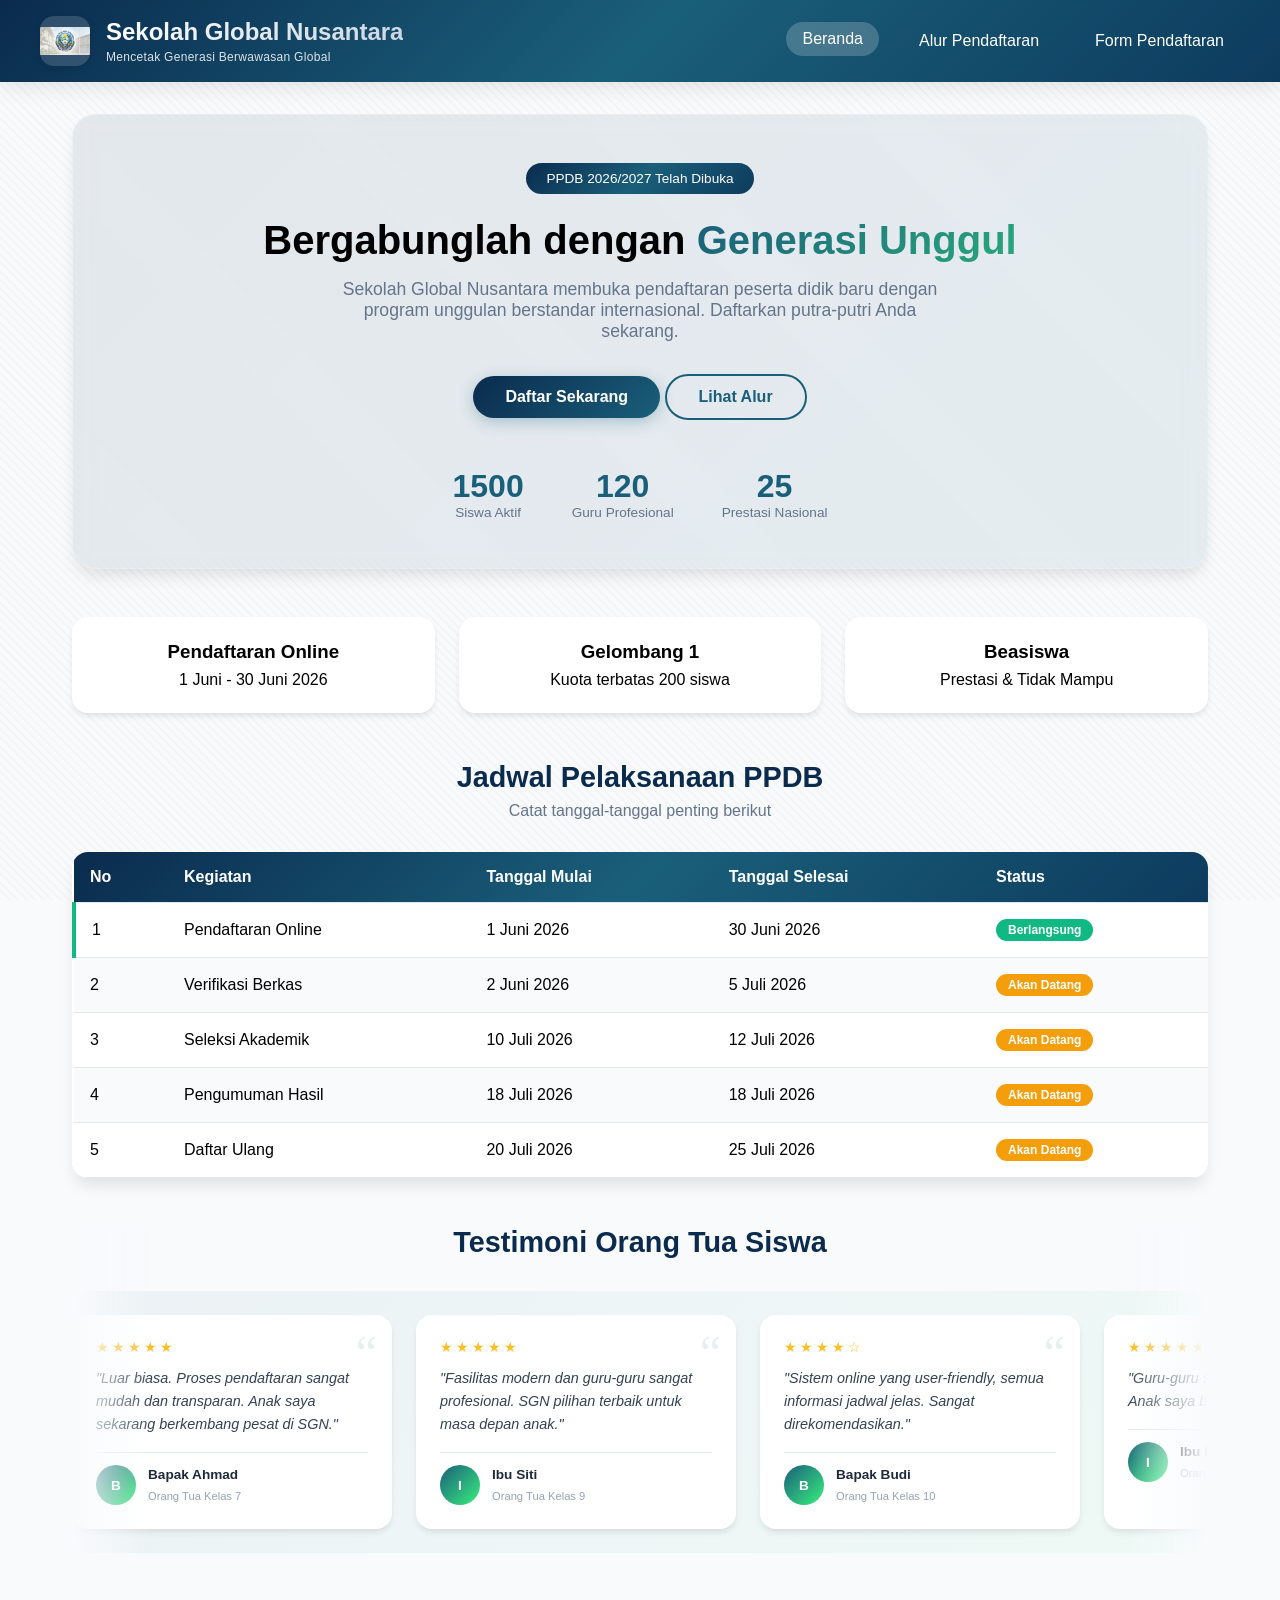
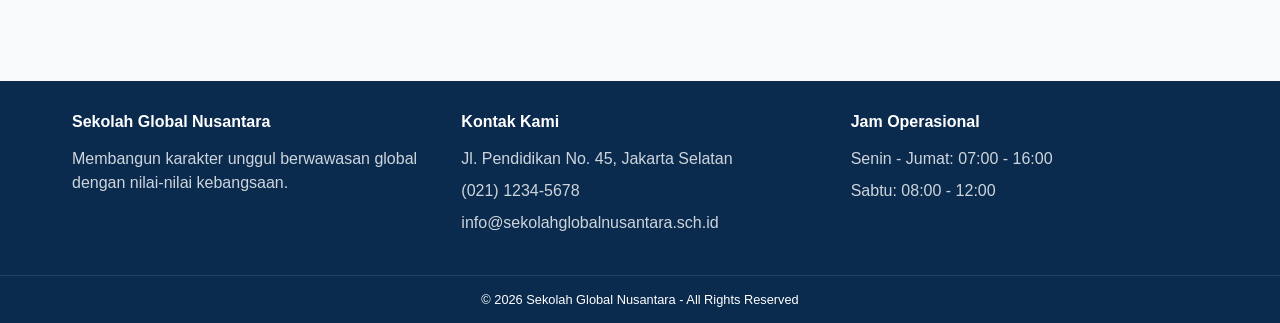
<file: index.html>
<!DOCTYPE html>
<html lang="id">
<head>
    <meta charset="UTF-8" />
    <meta name="viewport" content="width=device-width, initial-scale=1.0" />
    <title>Beranda - Sekolah Global Nusantara</title>
    <link rel="stylesheet" href="asset/css/style.css" />
</head>

<body>
    <header>
        <div class="header-container">
            <div class="logo-container">
                <div class="logo-icon">
                    <img src="asset/img/logo.png" alt="Logo Sekolah Global Nusantara" />
                </div>
                <div class="logo-text">
                    <h1>Sekolah Global Nusantara</h1>
                    <p>Mencetak Generasi Berwawasan Global</p>
                </div>
            </div>
            <nav>
                <ul>
                    <li><a href="index.html" class="active">Beranda</a></li>
                    <li><a href="alur.html">Alur Pendaftaran</a></li>
                    <li><a href="form.html">Form Pendaftaran</a></li>
                </ul>
            </nav>
        </div>
    </header>

    <main>
        <section class="hero-section fade-in">
            <div class="hero-content">
                <div class="hero-badge">PPDB 2026/2027 Telah Dibuka</div>
                <h2>Bergabunglah dengan <span class="highlight">Generasi Unggul</span></h2>
                <p>Sekolah Global Nusantara membuka pendaftaran peserta didik baru dengan program unggulan berstandar internasional. Daftarkan putra-putri Anda sekarang.</p>
                <div class="hero-buttons">
                    <a href="#" class="btn-primary" id="daftarBtn">Daftar Sekarang</a>
                    <a href="alur.html" class="btn-secondary">Lihat Alur</a>
                </div>
            </div>
            <div class="hero-stats">
                <div class="stat-card">
                    <div class="stat-number" data-count="1500">0</div>
                    <div class="stat-label">Siswa Aktif</div>
                </div>
                <div class="stat-card">
                    <div class="stat-number" data-count="120">0</div>
                    <div class="stat-label">Guru Profesional</div>
                </div>
                <div class="stat-card">
                    <div class="stat-number" data-count="25">0</div>
                    <div class="stat-label">Prestasi Nasional</div>
                </div>
            </div>
        </section>

        <section class="info-cards fade-in">
            <div class="info-card">
                <h3>Pendaftaran Online</h3>
                <p>1 Juni - 30 Juni 2026</p>
            </div>
            <div class="info-card">
                <h3>Gelombang 1</h3>
                <p>Kuota terbatas 200 siswa</p>
            </div>
            <div class="info-card">
                <h3>Beasiswa</h3>
                <p>Prestasi & Tidak Mampu</p>
            </div>
        </section>

        <section class="schedule-section fade-in">
            <div class="section-header">
                <h2>Jadwal Pelaksanaan PPDB</h2>
                <p>Catat tanggal-tanggal penting berikut</p>
            </div>
            <div class="table-wrapper">
                <table class="schedule-table">
                    <thead>
                        <tr>
                            <th>No</th>
                            <th>Kegiatan</th>
                            <th>Tanggal Mulai</th>
                            <th>Tanggal Selesai</th>
                            <th>Status</th>
                        </tr>
                    </thead>
                    <tbody>
                        <tr class="active-row">
                            <td>1</td>
                            <td>Pendaftaran Online</td>
                            <td>1 Juni 2026</td>
                            <td>30 Juni 2026</td>
                            <td><span class="status-badge active">Berlangsung</span></td>
                        </tr>
                        <tr>
                            <td>2</td>
                            <td>Verifikasi Berkas</td>
                            <td>2 Juni 2026</td>
                            <td>5 Juli 2026</td>
                            <td><span class="status-badge upcoming">Akan Datang</span></td>
                        </tr>
                        <tr>
                            <td>3</td>
                            <td>Seleksi Akademik</td>
                            <td>10 Juli 2026</td>
                            <td>12 Juli 2026</td>
                            <td><span class="status-badge upcoming">Akan Datang</span></td>
                        </tr>
                        <tr>
                            <td>4</td>
                            <td>Pengumuman Hasil</td>
                            <td>18 Juli 2026</td>
                            <td>18 Juli 2026</td>
                            <td><span class="status-badge upcoming">Akan Datang</span></td>
                        </tr>
                        <tr>
                            <td>5</td>
                            <td>Daftar Ulang</td>
                            <td>20 Juli 2026</td>
                            <td>25 Juli 2026</td>
                            <td><span class="status-badge upcoming">Akan Datang</span></td>
                        </tr>
                    </tbody>
                </table>
            </div>
        </section>

        <section class="testimonial-marquee fade-in">
            <div class="section-header">
                <h2>Testimoni Orang Tua Siswa</h2>
            </div>
            <div class="marquee-track">
                <div class="marquee-list" id="marqueeList"></div>
            </div>
        </section>
    </main>

    <footer>
        <div class="footer-content">
            <div class="footer-section">
                <h4>Sekolah Global Nusantara</h4>
                <p>Membangun karakter unggul berwawasan global dengan nilai-nilai kebangsaan.</p>
            </div>
            <div class="footer-section">
                <h4>Kontak Kami</h4>
                <p>Jl. Pendidikan No. 45, Jakarta Selatan</p>
                <p>(021) 1234-5678</p>
                <p>info@sekolahglobalnusantara.sch.id</p>
            </div>
            <div class="footer-section">
                <h4>Jam Operasional</h4>
                <p>Senin - Jumat: 07:00 - 16:00</p>
                <p>Sabtu: 08:00 - 12:00</p>
            </div>
        </div>
        <div class="footer-bottom">
            <p>&copy; 2026 Sekolah Global Nusantara - All Rights Reserved</p>
        </div>
    </footer>

    <div id="toast" class="toast"></div>

    <div id="modalSyarat" class="modal">
        <div class="modal-content">
            <div class="modal-header">
                <h3>Syarat & Ketentuan Pendaftaran</h3>
                <span class="modal-close">&times;</span>
            </div>
            <div class="modal-body">
                <p><strong>1. Persyaratan Umum:</strong></p>
                <ul>
                    <li>Calon siswa berusia maksimal 15 tahun per Juli 2026</li>
                    <li>Telah menyelesaikan pendidikan SD/MI sederajat</li>
                    <li>Memiliki NISN (Nomor Induk Siswa Nasional)</li>
                </ul>
                <p><strong>2. Persyaratan Dokumen:</strong></p>
                <ul>
                    <li>Fotokopi Akta Kelahiran (2 lembar)</li>
                    <li>Fotokopi Kartu Keluarga (2 lembar)</li>
                    <li>Fotokopi KTP Orang Tua/Wali (2 lembar)</li>
                    <li>Pas foto 3x4 (4 lembar, background merah)</li>
                    <li>Surat Keterangan Lulus SD/MI</li>
                </ul>
                <p><strong>3. Ketentuan Lainnya:</strong></p>
                <ul>
                    <li>Biaya pendaftaran Rp 250.000 (non-refundable)</li>
                    <li>Pendaftaran online hanya melalui website resmi</li>
                    <li>Data yang diisikan harus benar dan dapat dipertanggungjawabkan</li>
                    <li>Panitia berhak membatalkan pendaftaran jika ditemukan data palsu</li>
                </ul>
                <div class="modal-checkbox">
                    <label class="checkbox-container">
                        <input type="checkbox" id="agreeTerms" />
                        <span class="checkmark"></span>
                        Saya telah membaca dan menyetujui syarat & ketentuan yang berlaku
                    </label>
                </div>
            </div>
            <div class="modal-footer">
                <button type="button" class="btn-modal-cancel" id="cancelBtn">Batal</button>
                <button type="button" class="btn-modal-confirm" id="confirmBtn" disabled>Setuju & Lanjutkan</button>
            </div>
        </div>
    </div>

    <button id="backToTop" class="back-to-top" title="Kembali ke atas">↑</button>

    <script src="asset/javascript/script.js"></script>
</body>
</html>
</file>
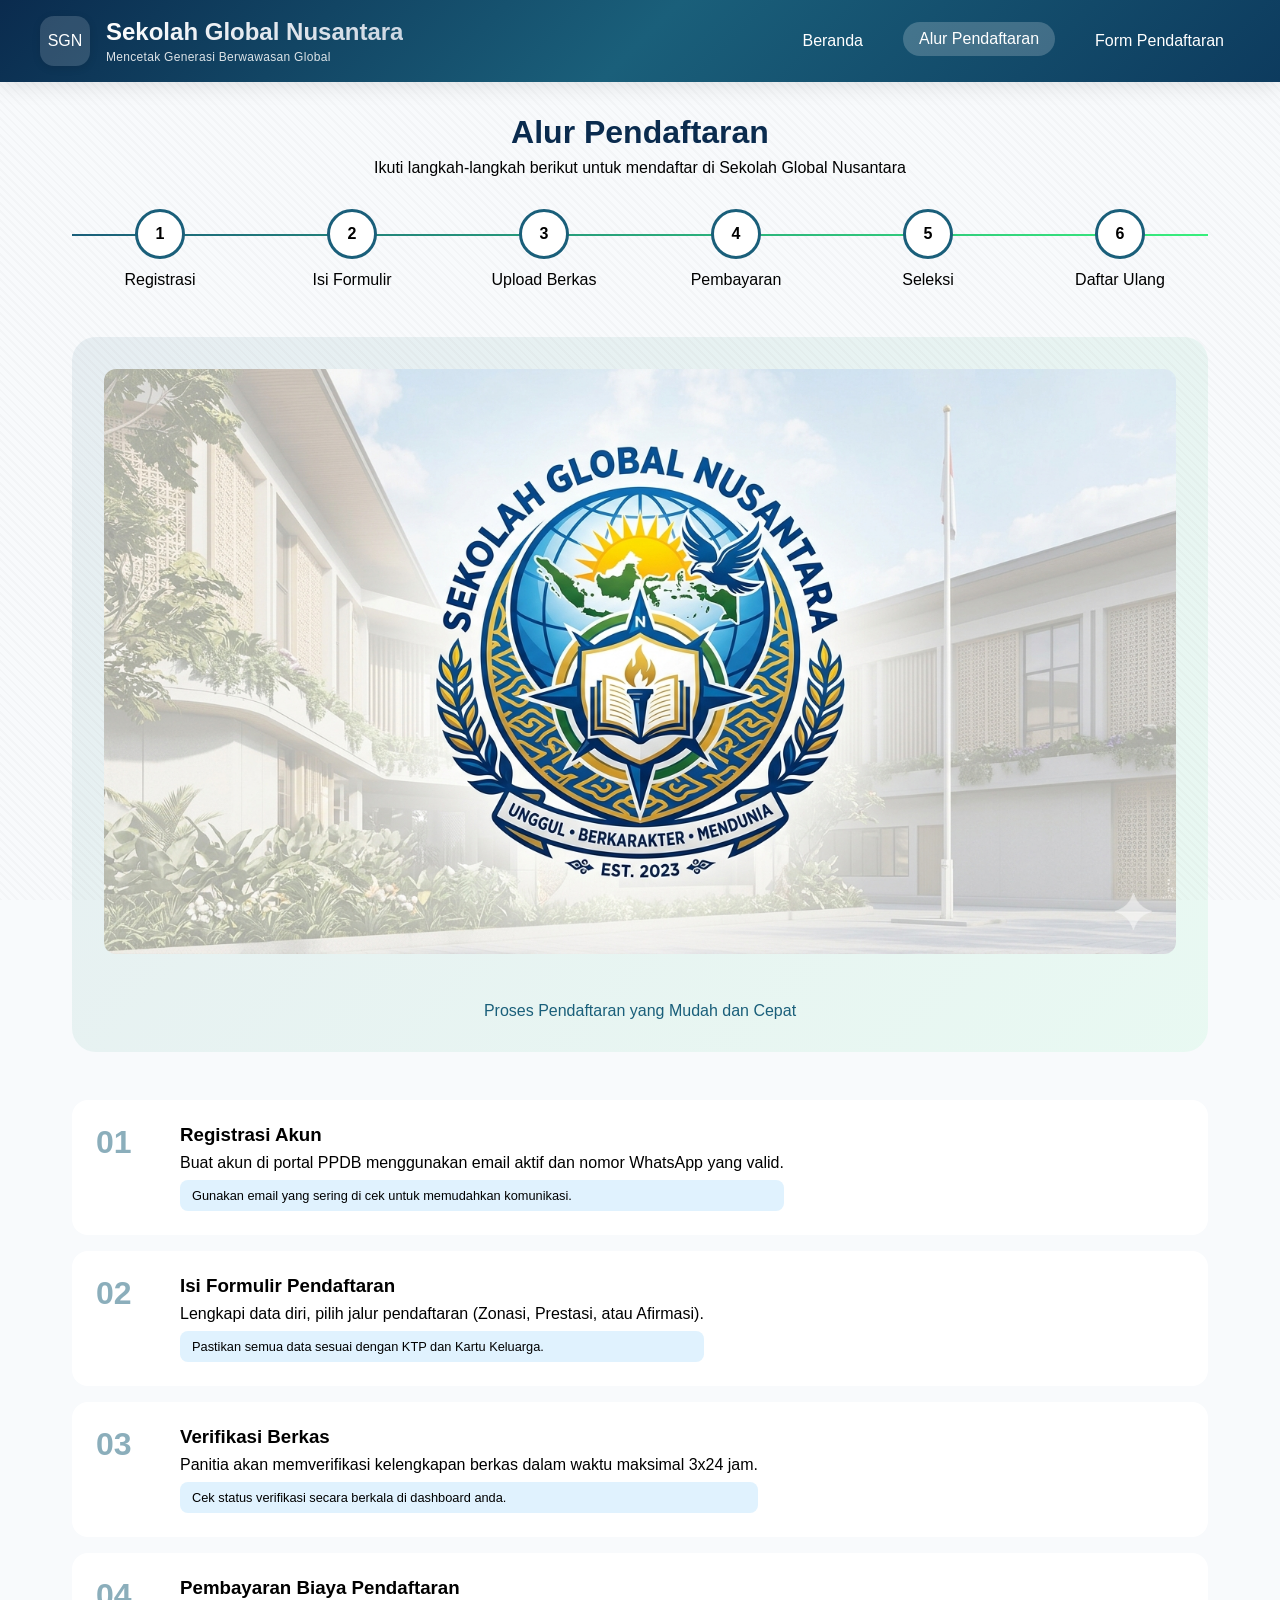
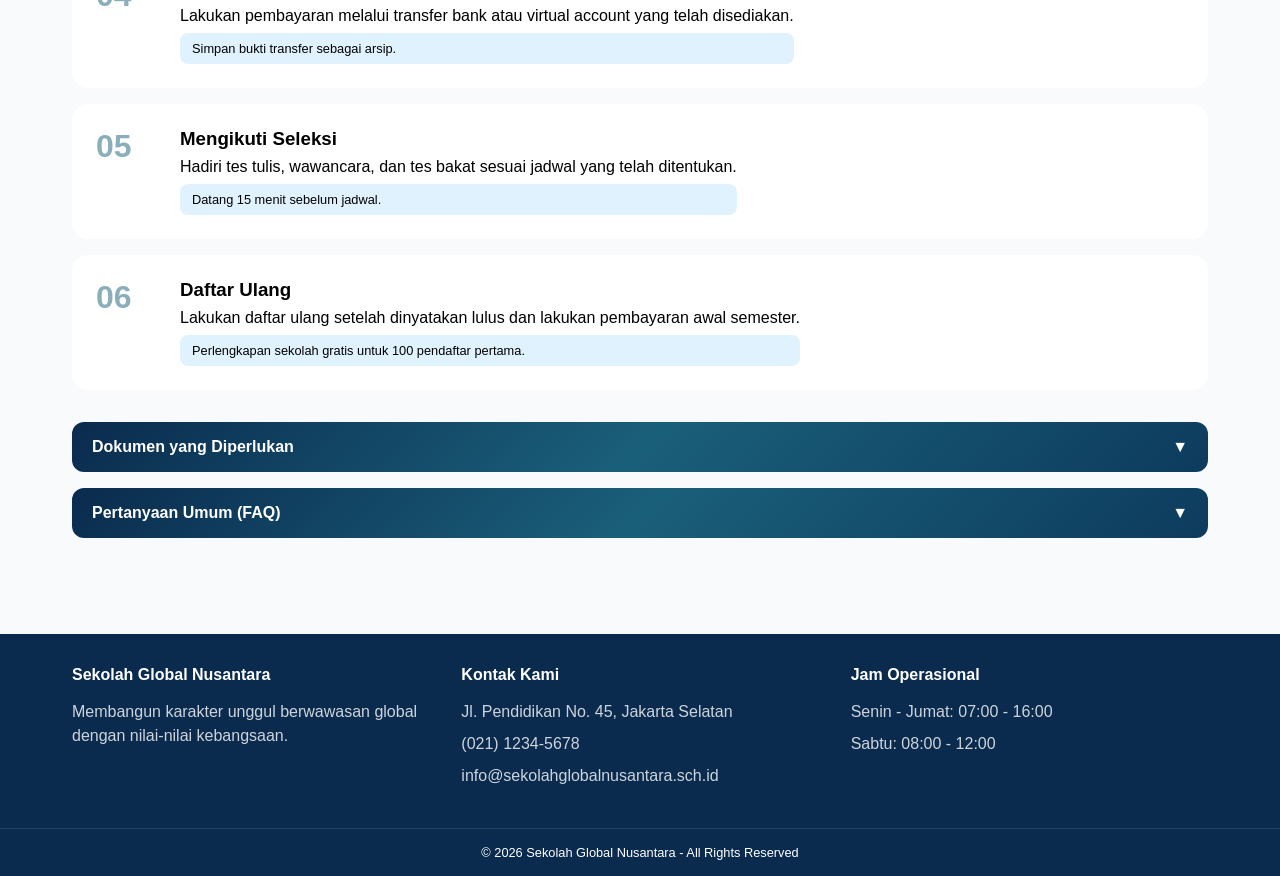
<file: alur.html>
<!DOCTYPE html>
<html lang="id">
  <head>
    <meta charset="UTF-8" />
    <meta name="viewport" content="width=device-width, initial-scale=1.0" />
    <title>Alur Pendaftaran - Sekolah Global Nusantara</title>
    <link rel="stylesheet" href="asset/css/style.css" />
  </head>
  <body>
    <header>
      <div class="header-container">
        <div class="logo-container">
          <div class="logo-icon">SGN</div>
          <div class="logo-text">
            <h1>Sekolah Global Nusantara</h1>
            <p>Mencetak Generasi Berwawasan Global</p>
          </div>
        </div>
        <nav>
          <ul>
            <li><a href="index.html">Beranda</a></li>
            <li><a href="alur.html" class="active">Alur Pendaftaran</a></li>
            <li><a href="form.html">Form Pendaftaran</a></li>
          </ul>
        </nav>
      </div>
    </header>

    <main>
      <div class="page-header fade-in">
        <h1>Alur Pendaftaran</h1>
        <p>
          Ikuti langkah-langkah berikut untuk mendaftar di Sekolah Global
          Nusantara
        </p>
      </div>

      <!-- TIMELINE PROGRESS -->
      <div class="timeline-progress fade-in">
        <div class="timeline-step" data-step="1">
          <div class="step-icon">1</div>
          <div class="step-label">Registrasi</div>
        </div>
        <div class="timeline-step" data-step="2">
          <div class="step-icon">2</div>
          <div class="step-label">Isi Formulir</div>
        </div>
        <div class="timeline-step" data-step="3">
          <div class="step-icon">3</div>
          <div class="step-label">Upload Berkas</div>
        </div>
        <div class="timeline-step" data-step="4">
          <div class="step-icon">4</div>
          <div class="step-label">Pembayaran</div>
        </div>
        <div class="timeline-step" data-step="5">
          <div class="step-icon">5</div>
          <div class="step-label">Seleksi</div>
        </div>
        <div class="timeline-step" data-step="6">
          <div class="step-icon">6</div>
          <div class="step-label">Daftar Ulang</div>
        </div>
      </div>

      <!-- GAMBAR ILUSTRASI (WAJIB dari asset/img/) -->
      <div class="illustration-box fade-in">
        <img
          src="asset/img/logo.png"
          alt="Ilustrasi Alur Pendaftaran Sekolah Global Nusantara"
        />
        <p class="illustration-text">Proses Pendaftaran yang Mudah dan Cepat</p>
      </div>

      <!-- DETAIL CARD ALUR -->
      <div class="alur-detail fade-in">
        <div class="detail-card" data-step="1">
          <div class="card-number">01</div>
          <div class="card-content">
            <h3>Registrasi Akun</h3>
            <p>
              Buat akun di portal PPDB menggunakan email aktif dan nomor
              WhatsApp yang valid.
            </p>
            <div class="card-tip">
              Gunakan email yang sering di cek untuk memudahkan komunikasi.
            </div>
          </div>
        </div>
        <div class="detail-card" data-step="2">
          <div class="card-number">02</div>
          <div class="card-content">
            <h3>Isi Formulir Pendaftaran</h3>
            <p>
              Lengkapi data diri, pilih jalur pendaftaran (Zonasi, Prestasi,
              atau Afirmasi).
            </p>
            <div class="card-tip">
              Pastikan semua data sesuai dengan KTP dan Kartu Keluarga.
            </div>
          </div>
        </div>
        <div class="detail-card" data-step="3">
          <div class="card-number">03</div>
          <div class="card-content">
            <h3>Verifikasi Berkas</h3>
            <p>
              Panitia akan memverifikasi kelengkapan berkas dalam waktu maksimal
              3x24 jam.
            </p>
            <div class="card-tip">
              Cek status verifikasi secara berkala di dashboard anda.
            </div>
          </div>
        </div>
        <div class="detail-card" data-step="4">
          <div class="card-number">04</div>
          <div class="card-content">
            <h3>Pembayaran Biaya Pendaftaran</h3>
            <p>
              Lakukan pembayaran melalui transfer bank atau virtual account yang
              telah disediakan.
            </p>
            <div class="card-tip">Simpan bukti transfer sebagai arsip.</div>
          </div>
        </div>
        <div class="detail-card" data-step="5">
          <div class="card-number">05</div>
          <div class="card-content">
            <h3>Mengikuti Seleksi</h3>
            <p>
              Hadiri tes tulis, wawancara, dan tes bakat sesuai jadwal yang
              telah ditentukan.
            </p>
            <div class="card-tip">Datang 15 menit sebelum jadwal.</div>
          </div>
        </div>
        <div class="detail-card" data-step="6">
          <div class="card-number">06</div>
          <div class="card-content">
            <h3>Daftar Ulang</h3>
            <p>
              Lakukan daftar ulang setelah dinyatakan lulus dan lakukan
              pembayaran awal semester.
            </p>
            <div class="card-tip">
              Perlengkapan sekolah gratis untuk 100 pendaftar pertama.
            </div>
          </div>
        </div>
      </div>

      <!-- ACCORDION FAQ & DOKUMEN -->
      <div class="info-accordion fade-in">
        <div class="accordion-item">
          <div class="accordion-header">
            <span>Dokumen yang Diperlukan</span>
            <span class="accordion-arrow">▼</span>
          </div>
          <div class="accordion-content">
            <ul>
              <li>Fotokopi Akta Kelahiran (2 lembar)</li>
              <li>Fotokopi Kartu Keluarga (2 lembar)</li>
              <li>Fotokopi KTP Orang Tua (2 lembar)</li>
              <li>Pas foto 3x4 (4 lembar)</li>
              <li>Surat Keterangan Lulus SD/MI</li>
              <li>Rapor kelas 4,5,6 (jalur prestasi)</li>
            </ul>
          </div>
        </div>
        <div class="accordion-item">
          <div class="accordion-header">
            <span>Pertanyaan Umum (FAQ)</span>
            <span class="accordion-arrow">▼</span>
          </div>
          <div class="accordion-content">
            <div class="faq-item">
              <strong>Apakah ada tes masuk?</strong>
              <p>Ya, untuk semua jalur kecuali afirmasi.</p>
            </div>
            <div class="faq-item">
              <strong>Kapan pengumuman hasil?</strong>
              <p>18 Juli 2026 via website.</p>
            </div>
            <div class="faq-item">
              <strong>Berapa biaya pendaftaran?</strong>
              <p>Rp 250.000.</p>
            </div>
          </div>
        </div>
      </div>
    </main>

    <footer>
      <div class="footer-content">
        <div class="footer-section">
          <h4>Sekolah Global Nusantara</h4>
          <p>
            Membangun karakter unggul berwawasan global dengan nilai-nilai
            kebangsaan.
          </p>
        </div>
        <div class="footer-section">
          <h4>Kontak Kami</h4>
          <p>Jl. Pendidikan No. 45, Jakarta Selatan</p>
          <p>(021) 1234-5678</p>
          <p>info@sekolahglobalnusantara.sch.id</p>
        </div>
        <div class="footer-section">
          <h4>Jam Operasional</h4>
          <p>Senin - Jumat: 07:00 - 16:00</p>
          <p>Sabtu: 08:00 - 12:00</p>
        </div>
      </div>
      <div class="footer-bottom">
        <p>&copy; 2026 Sekolah Global Nusantara - All Rights Reserved</p>
      </div>
    </footer>

    <div id="toast" class="toast"></div>
    <button id="backToTop" class="back-to-top" title="Kembali ke atas">
      ↑
    </button>

    <script src="asset/javascript/script.js"></script>
  </body>
</html>
</file>
<file: asset/css/style.css>
:root {
    --primary-dark: #0a2b4e;
    --primary: #1a5f7a;
    --secondary: #38ef7d;
    --light: #f8fafc;
    --dark: #1e293b;
    --gray: #64748b;
    --danger: #ef4444;
    --success: #10b981;
    --shadow-md: 0 4px 6px -1px rgba(0, 0, 0, 0.1);
    --shadow-lg: 0 10px 15px -3px rgba(0, 0, 0, 0.1);
    --shadow-xl: 0 20px 25px -5px rgba(0, 0, 0, 0.1);
}

* {
    margin: 0;
    padding: 0;
    box-sizing: border-box;
}

html {
    scroll-behavior: smooth;
}

body {
    font-family: -apple-system, BlinkMacSystemFont, "Segoe UI", Roboto, sans-serif;
    background: var(--light);
    min-height: 100vh;
    display: flex;
    flex-direction: column;
    position: relative;
}

/* Premium Noise Texture */
body::before {
    content: "";
    position: fixed;
    inset: 0;
    background: repeating-linear-gradient(45deg, rgba(0, 0, 0, 0.02) 0px, rgba(0, 0, 0, 0.02) 2px, transparent 2px, transparent 6px);
    pointer-events: none;
    z-index: -1;
}

/* HEADER & NAVIGATION*/
header {
    background: linear-gradient(135deg, #0a2b4e, #1a5f7a, #0d3b5e);
    color: white;
    padding: 1rem 2rem;
    position: sticky;
    top: 0;
    z-index: 100;
    box-shadow: 0 4px 20px rgba(0, 0, 0, 0.1);
}

.header-container {
    max-width: 1200px;
    margin: 0 auto;
    display: flex;
    justify-content: space-between;
    align-items: center;
    flex-wrap: wrap;
    gap: 1rem;
}

.logo-container {
    display: flex;
    align-items: center;
    gap: 1rem;
    flex-wrap: wrap;
    justify-content: center;
    transition: all 0.3s ease;
}

.logo-container:hover {
    transform: scale(1.02);
}

.logo-icon {
    width: 50px;
    height: 50px;
    background: rgba(255, 255, 255, 0.15);
    border-radius: 14px;
    display: flex;
    align-items: center;
    justify-content: center;
    overflow: hidden;
    transition: all 0.3s ease;
    box-shadow: 0 2px 8px rgba(0, 0, 0, 0.1);
}

.logo-icon:hover {
    background: rgba(255, 255, 255, 0.25);
    transform: rotate(5deg) scale(1.05);
}

.logo-icon img {
    width: 100%;
    height: 100%;
    object-fit: contain;
    image-rendering: crisp-edges;
}

.logo-text h1 {
    font-size: 1.5rem;
    margin-bottom: 0.25rem;
    background: linear-gradient(135deg, #ffffff, #cbd5e1);
    -webkit-background-clip: text;
    -webkit-text-fill-color: transparent;
    background-clip: text;
}

.logo-text p {
    font-size: 0.75rem;
    opacity: 0.85;
    letter-spacing: 0.3px;
}

nav ul {
    list-style: none;
    display: flex;
    gap: 1.5rem;
    flex-wrap: wrap;
    justify-content: center;
}

nav ul li a {
    color: white;
    text-decoration: none;
    font-weight: 500;
    padding: 0.5rem 1rem;
    border-radius: 50px;
    transition: all 0.3s;
    display: inline-block;
}

nav ul li a:hover,
nav ul li a.active {
    background: rgba(255, 255, 255, 0.2);
    transform: translateY(-2px);
}

/* MAIN & ANIMATIONS  */
main {
    flex: 1;
    max-width: 1200px;
    margin: 2rem auto;
    padding: 0 2rem;
}

.fade-in {
    animation: fadeInUp 0.6s ease-out;
}

@keyframes fadeInUp {
    from { opacity: 0; transform: translateY(30px); }
    to { opacity: 1; transform: translateY(0); }
}

/*  HERO SECTION  */
.hero-section {
    background: linear-gradient(135deg, rgba(10, 43, 78, 0.08), rgba(26, 95, 122, 0.08));
    border-radius: 24px;
    padding: 3rem;
    margin-bottom: 3rem;
    text-align: center;
    backdrop-filter: blur(10px);
    box-shadow: var(--shadow-lg);
    border: 1px solid rgba(255, 255, 255, 0.2);
}

.hero-badge {
    display: inline-block;
    background: linear-gradient(135deg, #0a2b4e, #1a5f7a, #0d3b5e);
    color: white;
    padding: 0.5rem 1.25rem;
    border-radius: 50px;
    font-size: 0.85rem;
    margin-bottom: 1.5rem;
}

.hero-content h2 {
    font-size: 2.5rem;
    margin-bottom: 1rem;
}

.highlight {
    background: linear-gradient(135deg, #1a5f7a, #38ef7d);
    -webkit-background-clip: text;
    -webkit-text-fill-color: transparent;
    background-size: 200% 200%;
    animation: gradientMove 3s ease infinite;
}

@keyframes gradientMove {
    0% { background-position: 0% 50%; }
    50% { background-position: 100% 50%; }
    100% { background-position: 0% 50%; }
}

.hero-content p {
    font-size: 1.1rem;
    color: var(--gray);
    max-width: 600px;
    margin: 0 auto 2rem;
}

.btn-primary,
.btn-secondary {
    padding: 0.75rem 2rem;
    border-radius: 50px;
    text-decoration: none;
    font-weight: 600;
    transition: all 0.3s;
    display: inline-block;
}

.btn-primary {
    background: linear-gradient(135deg, #0a2b4e, #1a5f7a);
    color: white;
    box-shadow: 0 4px 15px rgba(26, 95, 122, 0.3);
}

.btn-primary:hover,
.btn-secondary:hover {
    transform: translateY(-3px) scale(1.03);
    box-shadow: var(--shadow-lg);
}

.btn-secondary {
    background: transparent;
    color: var(--primary);
    border: 2px solid var(--primary);
}

.btn-secondary:hover {
    background: var(--primary);
    color: white;
}

button:active,
.btn-primary:active,
.btn-secondary:active {
    transform: scale(0.97);
}

.hero-stats {
    display: flex;
    justify-content: center;
    gap: 3rem;
    margin-top: 3rem;
    flex-wrap: wrap;
}

.stat-card {
    text-align: center;
}

.stat-number {
    font-size: 2rem;
    font-weight: 800;
    color: var(--primary);
}

.stat-label {
    font-size: 0.85rem;
    color: var(--gray);
}

/*  INFO CARDS  */
.info-cards {
    display: grid;
    grid-template-columns: repeat(auto-fit, minmax(280px, 1fr));
    gap: 1.5rem;
    margin-bottom: 3rem;
}

.info-card {
    background: white;
    padding: 1.5rem;
    border-radius: 16px;
    text-align: center;
    transition: all 0.3s ease;
    box-shadow: var(--shadow-md);
}

.info-card:hover {
    transform: translateY(-8px) scale(1.02);
    box-shadow: var(--shadow-xl);
}

.info-card h3 {
    margin-bottom: 0.5rem;
}

/*  TABLE  */
.schedule-section {
    margin-bottom: 3rem;
}

.section-header {
    text-align: center;
    margin-bottom: 2rem;
}

.section-header h2 {
    font-size: 1.8rem;
    color: var(--primary-dark);
    margin-bottom: 0.5rem;
}

.section-header p {
    color: var(--gray);
}

.table-wrapper {
    overflow-x: auto;
    border-radius: 16px;
    box-shadow: var(--shadow-lg);
}

.schedule-table {
    width: 100%;
    border-collapse: collapse;
    background: white;
    min-width: 500px;
}

.schedule-table thead {
    background: linear-gradient(135deg, #0a2b4e, #1a5f7a, #0d3b5e);
    color: white;
}

.schedule-table th,
.schedule-table td {
    padding: 1rem;
    text-align: left;
    border-bottom: 1px solid #e2e8f0;
}

.schedule-table tbody tr:nth-child(even) {
    background: #f8fafc;
}

.schedule-table tbody tr:hover {
    background: rgba(26, 95, 122, 0.08);
    transition: 0.2s;
}

.status-badge {
    display: inline-block;
    padding: 0.25rem 0.75rem;
    border-radius: 50px;
    font-size: 0.75rem;
    font-weight: 600;
}

.status-badge.active {
    background: var(--success);
    color: white;
}

.status-badge.upcoming {
    background: #f59e0b;
    color: white;
}

.active-row {
    border-left: 4px solid var(--success);
}

/*  ALUR PAGE  */
.page-header {
    text-align: center;
    margin-bottom: 2rem;
}

.page-header h1 {
    font-size: 2rem;
    color: var(--primary-dark);
    margin-bottom: 0.5rem;
}

.timeline-progress {
    display: flex;
    justify-content: space-between;
    margin: 2rem 0 3rem;
    position: relative;
    flex-wrap: wrap;
    gap: 1rem;
}

.timeline-progress::before {
    content: "";
    position: absolute;
    top: 25px;
    left: 0;
    right: 0;
    height: 2px;
    background: linear-gradient(90deg, var(--primary), var(--secondary));
    z-index: 0;
}

.timeline-step {
    text-align: center;
    position: relative;
    z-index: 1;
    flex: 1;
    min-width: 80px;
    cursor: pointer;
}

.step-icon {
    width: 50px;
    height: 50px;
    background: white;
    border: 3px solid var(--primary);
    border-radius: 50%;
    display: flex;
    align-items: center;
    justify-content: center;
    margin: 0 auto 0.75rem;
    font-weight: bold;
    transition: all 0.3s;
}

.timeline-step:hover .step-icon {
    transform: scale(1.1);
    background: var(--primary);
    color: white;
}

.illustration-box {
    background: linear-gradient(135deg, rgba(26, 95, 122, 0.08), rgba(56, 239, 125, 0.08));
    border-radius: 24px;
    padding: 2rem;
    display: flex;
    justify-content: center;
    gap: 2rem;
    flex-wrap: wrap;
    margin-bottom: 3rem;
    text-align: center;
}

.illustration-box img {
    max-width: 100%;
    height: auto;
    border-radius: 12px;
}

.illustration-text {
    width: 100%;
    margin-top: 1rem;
    font-weight: 500;
    color: var(--primary);
    text-align: center;
}

.detail-card {
    display: flex;
    gap: 1.5rem;
    background: white;
    padding: 1.5rem;
    border-radius: 16px;
    margin-bottom: 1rem;
    transition: all 0.3s;
    cursor: pointer;
}

.detail-card:hover {
    transform: translateX(10px);
    box-shadow: var(--shadow-lg);
}

.card-number {
    font-size: 2rem;
    font-weight: 800;
    color: var(--primary);
    opacity: 0.5;
    min-width: 60px;
}

.card-content h3 {
    margin-bottom: 0.5rem;
}

.card-tip {
    margin-top: 0.5rem;
    padding: 0.5rem 0.75rem;
    background: #e0f2fe;
    border-radius: 8px;
    font-size: 0.8rem;
}

/*  ACCORDION  */
.info-accordion {
    margin-top: 2rem;
}

.accordion-item {
    background: white;
    border-radius: 12px;
    margin-bottom: 1rem;
    overflow: hidden;
}

.accordion-header {
    padding: 1rem 1.25rem;
    background: linear-gradient(135deg, #0a2b4e, #1a5f7a, #0d3b5e);
    color: white;
    cursor: pointer;
    display: flex;
    justify-content: space-between;
    font-weight: 600;
    flex-wrap: wrap;
}

.accordion-arrow {
    transition: transform 0.3s;
}

.accordion-item.active .accordion-arrow {
    transform: rotate(180deg);
}

.accordion-content {
    max-height: 0;
    overflow: hidden;
    transition: max-height 0.3s ease-out;
    padding: 0 1.25rem;
}

.accordion-item.active .accordion-content {
    max-height: 500px;
    padding: 1.25rem;
}

.accordion-content ul {
    padding-left: 1.5rem;
}

.faq-item {
    margin-bottom: 1rem;
}

.faq-item strong {
    color: var(--primary);
    display: block;
    margin-bottom: 0.25rem;
}

/*  MULTI-STEP FORM  */
.form-progress {
    display: flex;
    justify-content: center;
    gap: 1rem;
    margin-bottom: 2rem;
    flex-wrap: wrap;
}

.progress-step {
    text-align: center;
    flex: 1;
    min-width: 80px;
}

.step-circle {
    width: 40px;
    height: 40px;
    background: #cbd5e1;
    border-radius: 50%;
    display: flex;
    align-items: center;
    justify-content: center;
    margin: 0 auto 0.5rem;
    font-weight: bold;
    transition: all 0.3s;
}

.progress-step.active .step-circle {
    background: var(--primary);
    color: white;
    transform: scale(1.1);
}

.step-text {
    font-size: 0.7rem;
}

.form-container-modern {
    background: white;
    border-radius: 24px;
    padding: 2rem;
    box-shadow: var(--shadow-xl);
    max-width: 800px;
    margin: 0 auto;
}

.form-step {
    display: none;
}

.form-step.active {
    display: block;
    animation: fadeIn 0.5s;
}

@keyframes fadeIn {
    from { opacity: 0; transform: translateX(20px); }
    to { opacity: 1; transform: translateX(0); }
}

.form-step h3 {
    margin-bottom: 1.5rem;
    border-bottom: 2px solid var(--primary);
    display: inline-block;
    font-size: 1.2rem;
}

.form-row {
    display: grid;
    grid-template-columns: 1fr 1fr;
    gap: 1rem;
    margin-bottom: 0.5rem;
}

.form-group {
    margin-bottom: 1.25rem;
}

.form-group label {
    display: block;
    font-weight: 500;
    margin-bottom: 0.5rem;
}

.required {
    color: var(--danger);
}

.form-group input,
.form-group select,
.form-group textarea {
    width: 100%;
    padding: 0.75rem 1rem;
    border: 2px solid #e2e8f0;
    border-radius: 12px;
    font-family: inherit;
    transition: all 0.3s;
    font-size: 1rem;
}

.form-group input:focus,
.form-group select:focus,
.form-group textarea:focus {
    outline: none;
    border-color: var(--primary);
    box-shadow: 0 0 0 3px rgba(26, 95, 122, 0.25);
    transform: scale(1.01);
}

.input-feedback {
    font-size: 0.75rem;
    margin-top: 0.25rem;
}

.input-feedback.error {
    color: var(--danger);
}

.input-feedback.success {
    color: var(--success);
}

.form-navigation {
    display: flex;
    justify-content: space-between;
    margin-top: 2rem;
    gap: 1rem;
    flex-wrap: wrap;
}

.btn-next,
.btn-prev,
.btn-submit-modern {
    padding: 0.75rem 1.5rem;
    border: none;
    border-radius: 50px;
    font-weight: 600;
    cursor: pointer;
    transition: all 0.3s;
    font-size: 1rem;
}

.btn-next {
    background: var(--primary);
    color: white;
}

.btn-next:hover,
.btn-prev:hover {
    transform: translateY(-2px);
    box-shadow: var(--shadow-md);
}

.btn-prev {
    background: #cbd5e1;
    color: var(--dark);
}

.btn-submit-modern {
    background: linear-gradient(135deg, #10b981, #059669);
    color: white;
}

.btn-submit-modern:hover:not(:disabled) {
    transform: translateY(-3px);
    box-shadow: var(--shadow-lg);
}

.btn-submit-modern:disabled {
    opacity: 0.5;
    cursor: not-allowed;
}

.btn-submit-modern.loading {
    opacity: 0.7;
    pointer-events: none;
}

.data-preview {
    background: #f8fafc;
    border-radius: 16px;
    padding: 1.5rem;
    margin-bottom: 1.5rem;
}

.preview-section {
    margin-bottom: 1rem;
}

.preview-section h4 {
    margin-bottom: 0.75rem;
    color: var(--primary);
}

.preview-item {
    display: flex;
    padding: 0.5rem 0;
    border-bottom: 1px solid #e2e8f0;
    flex-wrap: wrap;
}

.preview-label {
    width: 160px;
    font-weight: 500;
}

.checkbox-group {
    margin: 1.5rem 0;
}

.checkbox-container {
    display: flex;
    align-items: center;
    gap: 10px;
    cursor: pointer;
    flex-wrap: wrap;
}

.checkbox-container input {
    position: absolute;
    opacity: 0;
}

.checkmark {
    width: 20px;
    height: 20px;
    background: #e2e8f0;
    border-radius: 4px;
    display: inline-block;
    position: relative;
    flex-shrink: 0;
}

.checkbox-container input:checked ~ .checkmark {
    background: var(--primary);
}

.checkmark:after {
    content: "";
    position: absolute;
    display: none;
}

.checkbox-container input:checked ~ .checkmark:after {
    display: block;
    left: 7px;
    top: 3px;
    width: 5px;
    height: 10px;
    border: solid white;
    border-width: 0 2px 2px 0;
    transform: rotate(45deg);
}

/*  MARQUEE TESTIMONI  */
.testimonial-marquee {
    margin: 3rem 0;
    overflow: hidden;
    position: relative;
}

.testimonial-marquee::before,
.testimonial-marquee::after {
    content: "";
    position: absolute;
    top: 0;
    width: 80px;
    height: 100%;
    z-index: 2;
    pointer-events: none;
}

.testimonial-marquee::before {
    left: 0;
    background: linear-gradient(to right, var(--light), transparent);
}

.testimonial-marquee::after {
    right: 0;
    background: linear-gradient(to left, var(--light), transparent);
}

.marquee-track {
    width: 100%;
    overflow: hidden;
    background: linear-gradient(135deg, rgba(26, 95, 122, 0.05), rgba(56, 239, 125, 0.05));
    border-radius: 16px;
    padding: 1.5rem 0;
}

.marquee-list {
    display: flex;
    gap: 1.5rem;
    width: max-content;
    animation: slideInfinite 25s linear infinite;
    will-change: transform;
}

.marquee-list:hover {
    animation-play-state: paused;
}

@keyframes slideInfinite {
    0% { transform: translateX(0); }
    100% { transform: translateX(-50%); }
}

.testimonial-card-marquee {
    width: 320px;
    background: white;
    padding: 1.5rem;
    border-radius: 16px;
    box-shadow: var(--shadow-md);
    transition: all 0.3s ease;
    flex-shrink: 0;
    position: relative;
}

.testimonial-card-marquee:hover {
    transform: translateY(-6px) scale(1.03);
    box-shadow: var(--shadow-xl);
}

.testimonial-card-marquee::before {
    content: "“";
    font-size: 3rem;
    position: absolute;
    top: 10px;
    right: 15px;
    color: rgba(26, 95, 122, 0.1);
    font-family: serif;
    pointer-events: none;
}

.testimonial-card-marquee .rating {
    color: #fbbf24;
    margin-bottom: 0.75rem;
    font-size: 0.9rem;
    letter-spacing: 3px;
}

.testimonial-card-marquee p {
    font-size: 0.9rem;
    line-height: 1.6;
    color: #334155;
    margin-bottom: 1rem;
    font-style: italic;
}

.testimonial-card-marquee .author {
    display: flex;
    align-items: center;
    gap: 0.75rem;
    margin-top: 0.75rem;
    padding-top: 0.75rem;
    border-top: 1px solid #e2e8f0;
    flex-wrap: wrap;
}

.testimonial-card-marquee .avatar {
    width: 40px;
    height: 40px;
    background: linear-gradient(135deg, #1a5f7a, #38ef7d);
    border-radius: 50%;
    display: flex;
    align-items: center;
    justify-content: center;
    color: white;
    font-weight: bold;
    font-size: 0.85rem;
    flex-shrink: 0;
}

.testimonial-card-marquee .author-info {
    flex: 1;
}

.testimonial-card-marquee .author-info strong {
    display: block;
    font-size: 0.85rem;
    color: #1e293b;
    margin-bottom: 0.25rem;
}

.testimonial-card-marquee .author-info span {
    font-size: 0.7rem;
    color: #94a3b8;
}

/*  MODAL SYARAT  */
.modal {
    display: none;
    position: fixed;
    z-index: 1000;
    left: 0;
    top: 0;
    width: 100%;
    height: 100%;
    background-color: rgba(0, 0, 0, 0.5);
    backdrop-filter: blur(3px);
}

.modal.show {
    display: flex;
    align-items: center;
    justify-content: center;
}

.modal-content {
    background: white;
    border-radius: 20px;
    width: 90%;
    max-width: 550px;
    max-height: 85vh;
    overflow: hidden;
    box-shadow: var(--shadow-xl);
    animation: modalFadeIn 0.3s ease;
}

@keyframes modalFadeIn {
    from { opacity: 0; transform: translateY(-30px); }
    to { opacity: 1; transform: translateY(0); }
}

.modal-header {
    display: flex;
    justify-content: space-between;
    align-items: center;
    padding: 1rem 1.5rem;
    background: linear-gradient(135deg, #0a2b4e, #1a5f7a);
    color: white;
    flex-wrap: wrap;
}

.modal-header h3 {
    margin: 0;
    font-size: 1.2rem;
}

.modal-close {
    font-size: 1.8rem;
    cursor: pointer;
    transition: all 0.2s;
    line-height: 1;
}

.modal-close:hover {
    transform: scale(1.2);
}

.modal-body {
    padding: 1.5rem;
    max-height: 60vh;
    overflow-y: auto;
}

.modal-body p {
    margin: 1rem 0 0.5rem 0;
    font-weight: 600;
    color: var(--primary-dark);
}

.modal-body ul {
    margin: 0 0 1rem 1.5rem;
    color: var(--gray);
}

.modal-body li {
    margin: 0.25rem 0;
}

.modal-checkbox {
    margin-top: 1.5rem;
    padding-top: 1rem;
    border-top: 1px solid #e2e8f0;
}

.modal-footer {
    display: flex;
    justify-content: flex-end;
    gap: 1rem;
    padding: 1rem 1.5rem;
    background: #f8fafc;
    border-top: 1px solid #e2e8f0;
    flex-wrap: wrap;
}

.btn-modal-cancel,
.btn-modal-confirm {
    padding: 0.6rem 1.5rem;
    border: none;
    border-radius: 50px;
    font-weight: 600;
    cursor: pointer;
    transition: all 0.3s;
}

.btn-modal-cancel {
    background: #e2e8f0;
    color: var(--dark);
}

.btn-modal-cancel:hover {
    background: #cbd5e1;
}

.btn-modal-confirm {
    background: linear-gradient(135deg, #10b981, #059669);
    color: white;
}

.btn-modal-confirm:hover:not(:disabled) {
    transform: translateY(-2px);
    box-shadow: var(--shadow-md);
}

.btn-modal-confirm:disabled {
    opacity: 0.5;
    cursor: not-allowed;
}

/*  BACK TO TOP  */
.back-to-top {
    position: fixed;
    bottom: 30px;
    right: 30px;
    width: 50px;
    height: 50px;
    background: linear-gradient(135deg, #0a2b4e, #1a5f7a);
    color: white;
    border: none;
    border-radius: 50%;
    font-size: 1.8rem;
    cursor: pointer;
    opacity: 0;
    visibility: hidden;
    transition: all 0.3s ease;
    box-shadow: var(--shadow-lg);
    z-index: 99;
    display: flex;
    align-items: center;
    justify-content: center;
}

.back-to-top.show {
    opacity: 1;
    visibility: visible;
}

.back-to-top:hover {
    transform: translateY(-6px) scale(1.1);
    background: linear-gradient(135deg, #1a5f7a, #0d3b5e);
}

/*  PREVIEW UPLOAD BERKAS  */
.preview-container {
    margin-top: 0.5rem;
    display: none;
}

.preview-container img {
    max-width: 150px;
    max-height: 150px;
    border-radius: 8px;
    border: 1px solid #e2e8f0;
    padding: 0.25rem;
}

.preview-container.show {
    display: block;
}

.form-hint {
    font-size: 0.7rem;
    color: var(--gray);
    margin-top: 0.25rem;
    display: block;
}

/*  PRINT BUTTON  */
.print-btn {
    background: linear-gradient(135deg, #0a2b4e, #1a5f7a);
    color: white;
    border: none;
    border-radius: 50px;
    padding: 0.5rem 1rem;
    cursor: pointer;
    font-weight: 600;
    margin-left: 1rem;
    transition: all 0.3s;
}

.print-btn:hover {
    transform: translateY(-2px);
    box-shadow: var(--shadow-md);
}

/*  PRINT STYLE  */
@media print {
    header, nav, footer, .form-progress, .form-navigation, .checkbox-group,
    .back-to-top, .toast, .btn-submit-modern, .print-btn, body::before {
        display: none !important;
    }

    .form-container-modern {
        box-shadow: none;
        padding: 0;
        margin: 0;
    }

    .data-preview {
        background: white;
        padding: 0;
    }

    .preview-item {
        break-inside: avoid;
    }

    body {
        background: white;
    }

    main {
        margin: 0;
        padding: 0;
    }
}

/*  TOAST  */
.toast {
    visibility: hidden;
    min-width: 280px;
    background: #333;
    color: white;
    text-align: center;
    border-radius: 50px;
    padding: 10px 20px;
    position: fixed;
    bottom: 30px;
    left: 50%;
    transform: translateX(-50%);
    z-index: 1000;
    opacity: 0;
    transition: opacity 0.5s;
    font-size: 0.85rem;
}

.toast.show {
    visibility: visible;
    opacity: 1;
}

.toast.success {
    background: linear-gradient(135deg, #10b981, #059669);
}

.toast.error {
    background: linear-gradient(135deg, #ef4444, #dc2626);
}

/*  FOOTER  */
footer {
    background: var(--primary-dark);
    color: white;
    margin-top: 3rem;
}

.footer-content {
    max-width: 1200px;
    margin: 0 auto;
    padding: 2rem;
    display: grid;
    grid-template-columns: repeat(auto-fit, minmax(250px, 1fr));
    gap: 2rem;
}

.footer-section h4 {
    margin-bottom: 1rem;
}

.footer-section p {
    margin: 0.5rem 0;
    opacity: 0.8;
    line-height: 1.5;
}

.footer-bottom {
    text-align: center;
    padding: 1rem;
    border-top: 1px solid rgba(255, 255, 255, 0.1);
    font-size: 0.8rem;
}

/*  RESPONSIVE  */
@media (max-width: 992px) {
    .hero-content h2 {
        font-size: 2rem;
    }
    .hero-section {
        padding: 2rem;
    }
}

@media (max-width: 768px) {
    .header-container {
        flex-direction: column;
        text-align: center;
    }
    nav ul {
        justify-content: center;
        gap: 0.75rem;
    }
    nav ul li a {
        padding: 0.4rem 0.8rem;
        font-size: 0.9rem;
    }
    .logo-container {
        justify-content: center;
    }
    .logo-text h1 {
        font-size: 1.2rem;
    }
    .logo-text p {
        font-size: 0.7rem;
    }
    .hero-section {
        padding: 1.5rem;
        margin-bottom: 2rem;
    }
    .hero-content h2 {
        font-size: 1.5rem;
    }
    .hero-content p {
        font-size: 0.9rem;
        margin-bottom: 1.5rem;
    }
    .hero-badge {
        font-size: 0.7rem;
        padding: 0.3rem 0.8rem;
        margin-bottom: 1rem;
    }
    .btn-primary, .btn-secondary {
        padding: 0.5rem 1.2rem;
        font-size: 0.9rem;
    }
    .hero-stats {
        gap: 1.5rem;
        margin-top: 2rem;
    }
    .stat-number {
        font-size: 1.5rem;
    }
    .stat-label {
        font-size: 0.7rem;
    }
    .info-cards {
        gap: 1rem;
        margin-bottom: 2rem;
    }
    .info-card {
        padding: 1rem;
    }
    .info-card h3 {
        font-size: 1rem;
    }
    .info-card p {
        font-size: 0.8rem;
    }
    .section-header h2 {
        font-size: 1.3rem;
    }
    .section-header p {
        font-size: 0.8rem;
    }
    .schedule-table th, .schedule-table td {
        padding: 0.5rem;
        font-size: 0.75rem;
    }
    .form-row {
        grid-template-columns: 1fr;
        gap: 0;
    }
    .form-container-modern {
        padding: 1rem;
    }
    .form-step h3 {
        font-size: 1rem;
        margin-bottom: 1rem;
    }
    .form-group label {
        font-size: 0.85rem;
    }
    .form-group input, .form-group select, .form-group textarea {
        padding: 0.5rem 0.75rem;
        font-size: 0.85rem;
    }
    .btn-next, .btn-prev, .btn-submit-modern {
        padding: 0.5rem 1rem;
        font-size: 0.85rem;
    }
    .form-progress {
        gap: 0.5rem;
    }
    .step-circle {
        width: 30px;
        height: 30px;
        font-size: 0.8rem;
    }
    .step-text {
        font-size: 0.6rem;
    }
    .preview-label {
        width: 100%;
        margin-bottom: 0.25rem;
    }
    .preview-item {
        flex-direction: column;
    }
    .data-preview {
        padding: 1rem;
    }
    .timeline-progress {
        flex-direction: column;
        align-items: center;
    }
    .timeline-progress::before {
        display: none;
    }
    .timeline-step {
        min-width: auto;
    }
    .step-icon {
        width: 40px;
        height: 40px;
        font-size: 0.9rem;
        margin-bottom: 0.5rem;
    }
    .step-label {
        font-size: 0.7rem;
    }
    .detail-card {
        flex-direction: column;
        text-align: center;
        padding: 1rem;
    }
    .card-number {
        min-width: auto;
        font-size: 1.5rem;
    }
    .card-content h3 {
        font-size: 1rem;
    }
    .card-content p {
        font-size: 0.8rem;
    }
    .card-tip {
        font-size: 0.7rem;
    }
    .illustration-box {
        padding: 1rem;
        gap: 1rem;
        margin-bottom: 2rem;
    }
    .illustration-icon {
        font-size: 1.8rem;
    }
    .illustration-text {
        font-size: 0.8rem;
    }
    .accordion-header {
        padding: 0.75rem 1rem;
        font-size: 0.85rem;
    }
    .accordion-content {
        font-size: 0.8rem;
    }
    .testimonial-marquee::before, .testimonial-marquee::after {
        width: 30px;
    }
    .testimonial-card-marquee {
        width: 240px;
        padding: 1rem;
    }
    .testimonial-card-marquee .rating {
        font-size: 0.75rem;
        letter-spacing: 2px;
    }
    .testimonial-card-marquee p {
        font-size: 0.75rem;
        margin-bottom: 0.75rem;
    }
    .testimonial-card-marquee .avatar {
        width: 30px;
        height: 30px;
        font-size: 0.7rem;
    }
    .testimonial-card-marquee .author-info strong {
        font-size: 0.75rem;
    }
    .testimonial-card-marquee .author-info span {
        font-size: 0.6rem;
    }
    .marquee-list {
        gap: 1rem;
        animation-duration: 20s;
    }
    .modal-content {
        width: 95%;
    }
    .modal-header {
        padding: 0.75rem 1rem;
    }
    .modal-header h3 {
        font-size: 1rem;
    }
    .modal-body {
        padding: 1rem;
        font-size: 0.8rem;
    }
    .modal-body ul {
        margin-left: 1rem;
    }
    .modal-footer {
        padding: 0.75rem 1rem;
    }
    .btn-modal-cancel, .btn-modal-confirm {
        padding: 0.4rem 1rem;
        font-size: 0.8rem;
    }
    .back-to-top {
        bottom: 20px;
        right: 20px;
        width: 40px;
        height: 40px;
        font-size: 1.2rem;
    }
    .print-btn {
        padding: 0.4rem 0.8rem;
        font-size: 0.75rem;
        margin-left: 0;
        margin-top: 0.5rem;
    }
    .form-navigation {
        flex-direction: column;
        align-items: stretch;
    }
    .form-navigation button {
        width: 100%;
        justify-content: center;
    }
    .footer-content {
        padding: 1.5rem;
        gap: 1rem;
        text-align: center;
    }
    .footer-section h4 {
        font-size: 0.9rem;
    }
    .footer-section p {
        font-size: 0.7rem;
    }
    main {
        margin: 1rem auto;
        padding: 0 1rem;
    }
    .toast {
        min-width: 250px;
        padding: 8px 16px;
        font-size: 0.75rem;
        bottom: 20px;
    }
}

@media (max-width: 480px) {
    .hero-content h2 {
        font-size: 1.2rem;
    }
    .hero-stats {
        gap: 1rem;
    }
    .stat-number {
        font-size: 1.2rem;
    }
    .info-cards {
        grid-template-columns: 1fr;
    }
    .testimonial-card-marquee {
        width: 220px;
    }
    .modal-body {
        font-size: 0.7rem;
    }
    .btn-primary, .btn-secondary {
        padding: 0.4rem 1rem;
        font-size: 0.8rem;
    }
}
</file>
